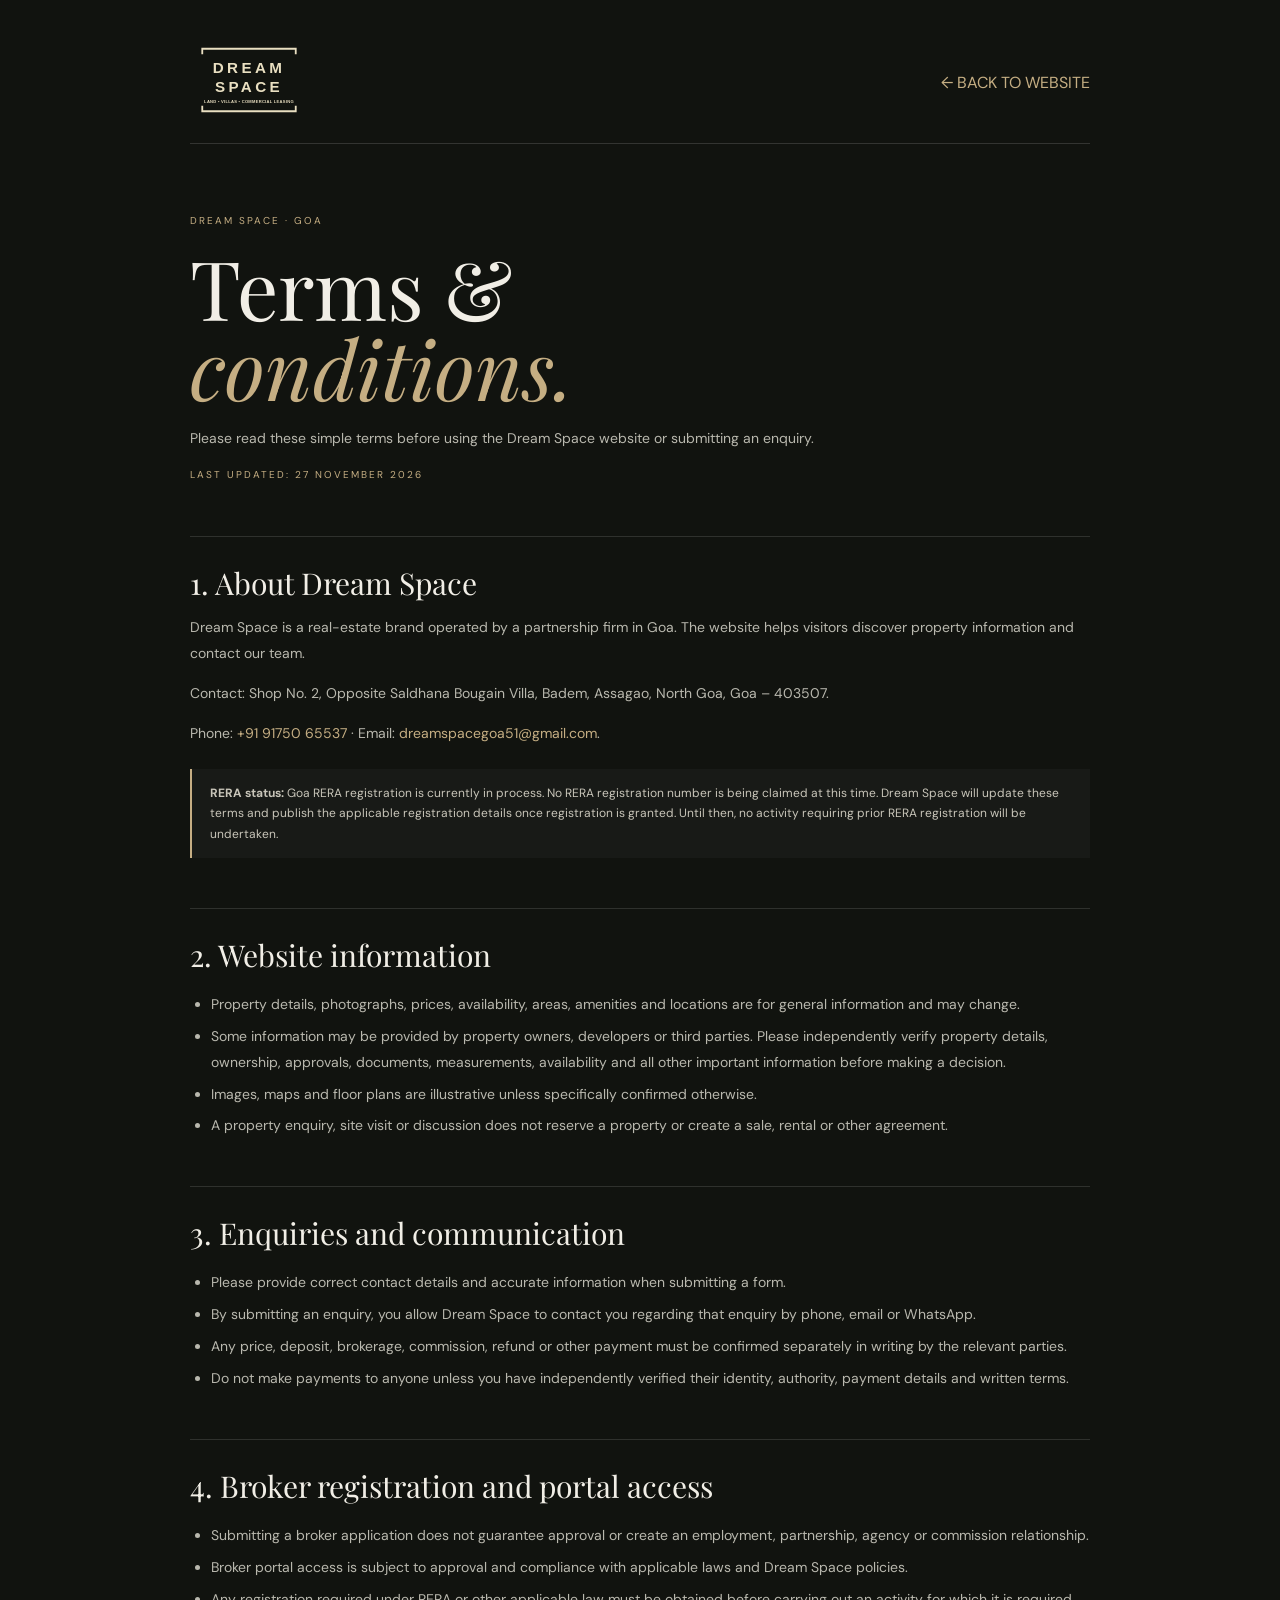
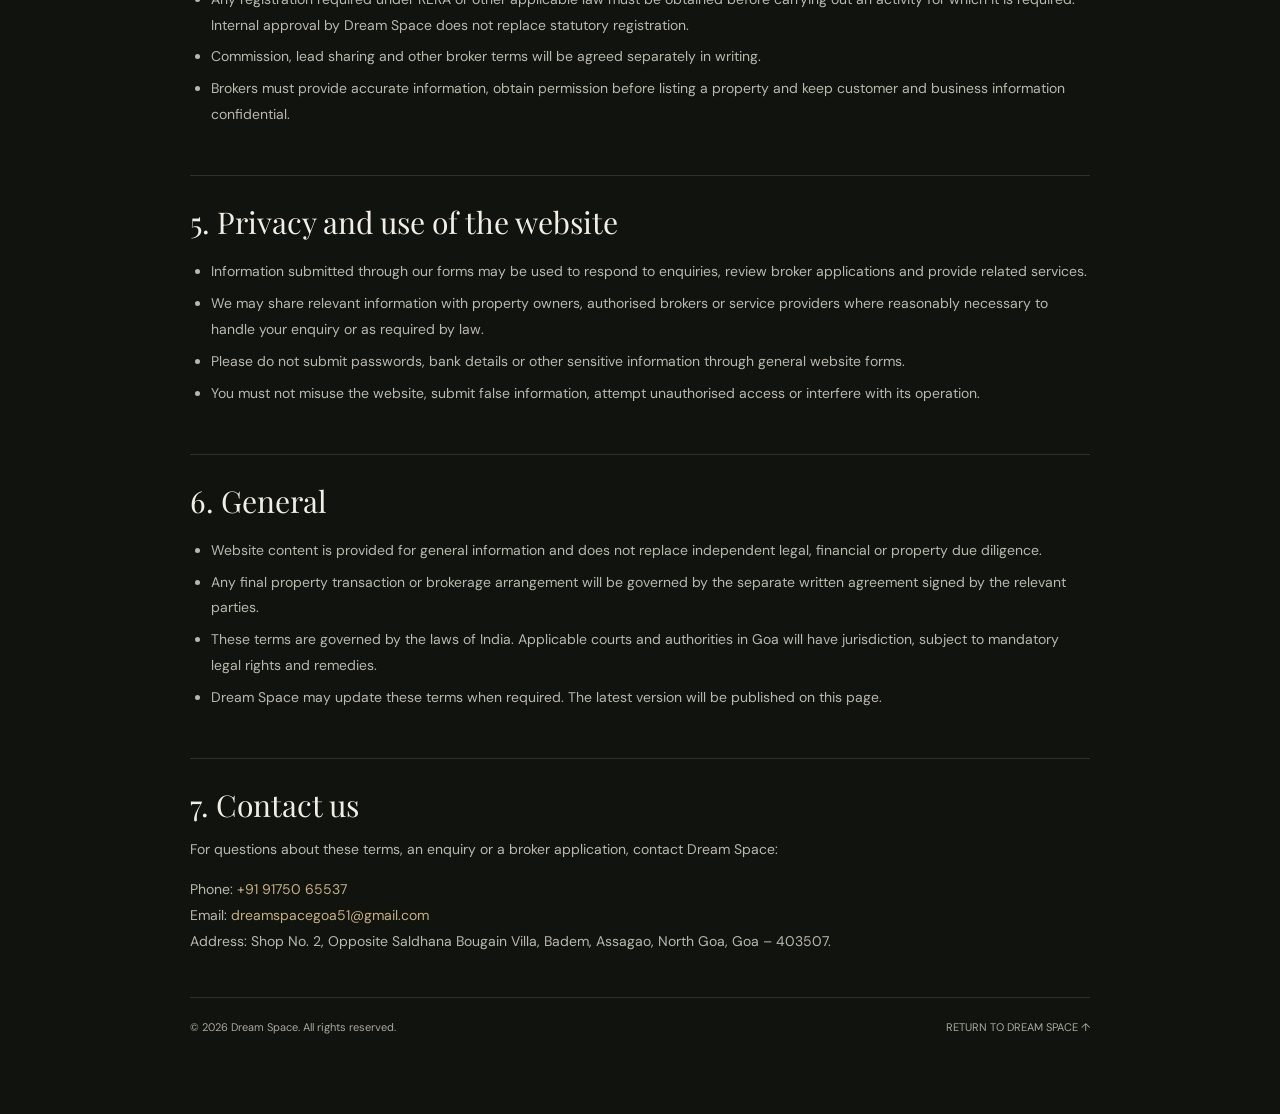
<file: terms.html>
<!doctype html>
<html lang="en">
<head>
<meta charset="utf-8"><meta name="viewport" content="width=device-width,initial-scale=1"><meta name="theme-color" content="#11130f">
<meta name="description" content="Terms and conditions for using the Dream Space Goa website.">
<title>Terms &amp; Conditions | Dream Space</title>
<link rel="preconnect" href="https://fonts.googleapis.com">
<link href="https://fonts.googleapis.com/css2?family=DM+Sans:wght@400;500;600;700&family=Playfair+Display:ital,wght@0,400;0,500;1,400&display=swap" rel="stylesheet">

<link rel="stylesheet" href="styles.css?v=goa-redesign-4">
<style>
body{min-height:100vh;background:#11130f;color:#f1eee6}.terms-wrap{width:min(100% - 40px,900px);margin:auto;padding:34px 0 80px}
.terms-top{display:flex;justify-content:space-between;align-items:center;gap:18px;border-bottom:1px solid #ffffff24;padding:12px 0 24px}.terms-top img{width:118px;height:auto}.terms-top a,.terms-section a{color:#c5ae83;text-decoration:none}
.terms-hero{padding:64px 0 42px}.terms-hero .eyebrow{font-size:10px;letter-spacing:2px;color:#c5ae83}.terms-hero h1{font:clamp(48px,8vw,82px)/.98 'Playfair Display',serif;font-weight:400;margin:18px 0}.terms-hero h1 em{color:#c5ae83}
.terms-hero p,.terms-section p,.terms-section li{color:#b9b8ae;font-size:14px;line-height:1.85}.terms-section{padding:28px 0;border-top:1px solid #ffffff20}.terms-section h2{font:30px/1.2 'Playfair Display',serif;font-weight:400;margin:0 0 14px}.terms-section ul{padding-left:21px}.terms-section li{padding:3px 0}
.terms-note{border-left:2px solid #c5ae83;padding:14px 18px;background:#ffffff08;color:#c8c5b9;font-size:12px;line-height:1.7;margin:22px 0}.terms-bottom{border-top:1px solid #ffffff20;padding-top:22px;display:flex;justify-content:space-between;gap:20px;color:#aaa99e;font-size:11px}
@media(max-width:600px){.terms-wrap{width:min(100% - 30px,900px)}.terms-hero{padding:45px 0 28px}.terms-bottom{flex-direction:column}}
</style><link rel="icon" type="image/svg+xml" href="/assets/favicon.svg?v=20261128"><link rel="apple-touch-icon" href="/assets/favicon.svg"></head>
<body><main class="terms-wrap">
<header class="terms-top"><a href="index.html" aria-label="Dream Space home"><img src="assets/dream-space-logo-beige.svg" alt="Dream Space"></a><a href="index.html">← BACK TO WEBSITE</a></header>
<section class="terms-hero"><span class="eyebrow">DREAM SPACE · GOA</span><h1>Terms &amp;<br><em>conditions.</em></h1><p>Please read these simple terms before using the Dream Space website or submitting an enquiry.</p><p class="eyebrow">LAST UPDATED: 27 NOVEMBER 2026</p></section>

<section class="terms-section"><h2>1. About Dream Space</h2>
<p>Dream Space is a real-estate brand operated by a partnership firm in Goa. The website helps visitors discover property information and contact our team.</p>
<p>Contact: Shop No. 2, Opposite Saldhana Bougain Villa, Badem, Assagao, North Goa, Goa – 403507.</p>
<p>Phone: <a href="tel:+919175065537">+91 91750 65537</a> · Email: <a href="mailto:dreamspacegoa51@gmail.com">dreamspacegoa51@gmail.com</a>.</p>
<div class="terms-note"><strong>RERA status:</strong> Goa RERA registration is currently in process. No RERA registration number is being claimed at this time. Dream Space will update these terms and publish the applicable registration details once registration is granted. Until then, no activity requiring prior RERA registration will be undertaken.</div>
</section>

<section class="terms-section"><h2>2. Website information</h2><ul>
<li>Property details, photographs, prices, availability, areas, amenities and locations are for general information and may change.</li>
<li>Some information may be provided by property owners, developers or third parties. Please independently verify property details, ownership, approvals, documents, measurements, availability and all other important information before making a decision.</li>
<li>Images, maps and floor plans are illustrative unless specifically confirmed otherwise.</li>
<li>A property enquiry, site visit or discussion does not reserve a property or create a sale, rental or other agreement.</li>
</ul></section>

<section class="terms-section"><h2>3. Enquiries and communication</h2><ul>
<li>Please provide correct contact details and accurate information when submitting a form.</li>
<li>By submitting an enquiry, you allow Dream Space to contact you regarding that enquiry by phone, email or WhatsApp.</li>
<li>Any price, deposit, brokerage, commission, refund or other payment must be confirmed separately in writing by the relevant parties.</li>
<li>Do not make payments to anyone unless you have independently verified their identity, authority, payment details and written terms.</li>
</ul></section>

<section class="terms-section"><h2>4. Broker registration and portal access</h2><ul>
<li>Submitting a broker application does not guarantee approval or create an employment, partnership, agency or commission relationship.</li>
<li>Broker portal access is subject to approval and compliance with applicable laws and Dream Space policies.</li>
<li>Any registration required under RERA or other applicable law must be obtained before carrying out an activity for which it is required. Internal approval by Dream Space does not replace statutory registration.</li>
<li>Commission, lead sharing and other broker terms will be agreed separately in writing.</li>
<li>Brokers must provide accurate information, obtain permission before listing a property and keep customer and business information confidential.</li>
</ul></section>

<section class="terms-section"><h2>5. Privacy and use of the website</h2><ul>
<li>Information submitted through our forms may be used to respond to enquiries, review broker applications and provide related services.</li>
<li>We may share relevant information with property owners, authorised brokers or service providers where reasonably necessary to handle your enquiry or as required by law.</li>
<li>Please do not submit passwords, bank details or other sensitive information through general website forms.</li>
<li>You must not misuse the website, submit false information, attempt unauthorised access or interfere with its operation.</li>
</ul></section>

<section class="terms-section"><h2>6. General</h2><ul>
<li>Website content is provided for general information and does not replace independent legal, financial or property due diligence.</li>
<li>Any final property transaction or brokerage arrangement will be governed by the separate written agreement signed by the relevant parties.</li>
<li>These terms are governed by the laws of India. Applicable courts and authorities in Goa will have jurisdiction, subject to mandatory legal rights and remedies.</li>
<li>Dream Space may update these terms when required. The latest version will be published on this page.</li>
</ul></section>

<section class="terms-section"><h2>7. Contact us</h2><p>For questions about these terms, an enquiry or a broker application, contact Dream Space:</p>
<p>Phone: <a href="tel:+919175065537">+91 91750 65537</a><br>Email: <a href="mailto:dreamspacegoa51@gmail.com">dreamspacegoa51@gmail.com</a><br>Address: Shop No. 2, Opposite Saldhana Bougain Villa, Badem, Assagao, North Goa, Goa – 403507.</p></section>

<footer class="terms-bottom"><span>© 2026 Dream Space. All rights reserved.</span><a href="index.html">RETURN TO DREAM SPACE ↑</a></footer>
</main></body></html>
</file>
<file: styles.css>
:root{--bg:#11130f;--panel:#191c17;--ink:#f1eee6;--muted:#a6a69a;--line:rgba(241,238,230,.18);--gold:#c5ae83;--serif:"Playfair Display",Georgia,serif;--sans:"DM Sans",Arial,sans-serif}*{box-sizing:border-box}html{scroll-behavior:smooth;scroll-padding-top:80px}body{margin:0;background:var(--bg);color:var(--ink);font-family:var(--sans);-webkit-font-smoothing:antialiased}body.light{--bg:#f0eee8;--panel:#e7e4dc;--ink:#191a16;--muted:#73746d;--line:rgba(25,26,22,.18);--gold:#987e51}a{color:inherit;text-decoration:none}button{font:inherit;color:inherit}.intro-loader{position:fixed;inset:0;z-index:999;background:#11130f;color:#eeeae1;display:flex;flex-direction:column;align-items:center;justify-content:center;gap:18px;transition:transform 1s cubic-bezier(.77,0,.18,1)}.intro-loader.loaded{transform:translateY(-105%)}.loader-monogram{font:44px var(--serif);letter-spacing:-5px}.loader-monogram span,.brand-icon span{color:var(--gold);font-style:italic}.loader-track{height:1px;width:130px;background:#45463d;overflow:hidden}.loader-track i{display:block;height:100%;width:100%;background:var(--gold);transform:translateX(-100%);animation:load 1.2s ease forwards}.intro-loader>span{font-size:8px;letter-spacing:2.5px;color:#aaa99e}@keyframes load{to{transform:translateX(0)}}.topbar{height:82px;position:fixed;top:0;left:0;width:100%;z-index:1000;padding:0 5.2%;display:flex;align-items:center;justify-content:space-between;border-bottom:1px solid rgba(255,255,255,.22);color:#fff}.brand{display:flex;align-items:center;gap:11px;font-size:8px;line-height:1.25;font-weight:700;letter-spacing:2px}.brand-icon{width:34px;height:34px;border:1px solid currentColor;border-radius:50%;display:grid;place-items:center;font:18px var(--serif);letter-spacing:-3px;padding-right:3px}.main-nav{display:flex;gap:42px;margin-left:8%}.main-nav a,.contact-link,.theme-switch{font-size:9px;letter-spacing:1.4px;text-transform:uppercase}.main-nav a{opacity:.78;transition:opacity .3s}.main-nav a:hover{opacity:1}.top-actions{display:flex;align-items:center;gap:28px}.theme-switch{display:flex;align-items:center;gap:8px;border:0;background:none;cursor:pointer}.theme-switch span{font-size:18px}.theme-switch small{font-size:8px}.contact-link b{color:var(--gold);font-size:17px;margin-left:8px}.nav-toggle{display:none;background:none;border:0}.opening{height:100svh;min-height:690px;max-height:1100px;position:relative;overflow:hidden;background:#343b32;color:#fff}.opening-video-wrap,.opening-image-fallback,.opening-vignette{position:absolute;inset:0}.opening-video{width:100%;height:100%;object-fit:cover;filter:saturate(.78);transform:scale(1.04)}.opening-image-fallback{background:url("https://images.unsplash.com/photo-1500375592092-40eb2168fd21?auto=format&fit=crop&w=2200&q=85") center/cover;z-index:0}.opening-video-wrap{z-index:1}.opening-video-wrap:after{content:"";position:absolute;inset:0;background:rgba(12,16,13,.2)}.opening-vignette{z-index:2;background:linear-gradient(90deg,rgba(8,12,10,.62),rgba(8,12,10,.05) 85%),linear-gradient(0deg,rgba(8,12,10,.5),transparent 55%)}.opening-topline,.opening-bottom{position:absolute;left:5.2%;right:5.2%;z-index:4;display:flex;align-items:center;justify-content:space-between;font-size:8px;letter-spacing:2px;color:rgba(255,255,255,.78)}.opening-topline{top:112px}.opening-topline i,.map-live-dot{display:inline-block;width:6px;height:6px;border-radius:50%;background:#c6b18a;margin-right:9px;box-shadow:0 0 14px #c6b18a}.opening-center{position:absolute;z-index:4;left:13%;top:23%;max-width:780px}.opening-kicker,.eyebrow{font-size:8px;letter-spacing:2.4px;color:var(--gold)}.opening-center h1{font:clamp(76px,11vw,154px)/.91 var(--serif);font-weight:400;letter-spacing:-5px;margin:28px 0}.opening-center h1 em{color:#d2c09b}.opening-center p{font-size:12px;line-height:1.9;color:rgba(255,255,255,.78);margin:30px 0}.enter-goa{display:inline-flex;align-items:center;gap:14px;font-size:8px;letter-spacing:1.9px;margin-top:12px}.enter-icon{width:40px;height:40px;border:1px solid rgba(255,255,255,.7);border-radius:50%;display:grid;place-items:center;font-size:16px;transition:background .3s,color .3s}.enter-goa:hover .enter-icon{background:#fff;color:#111}.opening-bottom{bottom:34px}.opening-index{display:flex;align-items:center;gap:12px}.opening-index i{height:1px;width:40px;background:var(--gold)}.opening-orb{position:absolute;z-index:3;border:1px solid rgba(255,255,255,.16);border-radius:50%;pointer-events:none}.orb-one{width:330px;height:330px;right:9%;top:24%;transform:rotateX(68deg) rotateZ(-20deg);box-shadow:0 0 80px rgba(207,185,142,.08)}.orb-two{width:460px;height:460px;right:5%;top:16%;transform:rotateX(68deg) rotateZ(24deg);border-color:rgba(255,255,255,.09)}.goa-intro{display:grid;grid-template-columns:.9fr 1.1fr;min-height:740px;padding:130px 12.5%;gap:9%;align-items:center}.intro-copy h2,.map-heading h2,.property-feature-copy h2,.contact-section h2{font:clamp(48px,6vw,82px)/1.05 var(--serif);font-weight:400;letter-spacing:-2px;margin:28px 0}.intro-copy h2 em,.map-heading h2 em,.property-feature-copy h2 em,.contact-section h2 em,.story-content h2 em{color:var(--gold);font-weight:400}.intro-copy p,.property-feature-copy p{font-size:11px;line-height:2;color:var(--muted);max-width:350px;margin:28px 0}.under-link,.story-link{display:inline-block;margin-top:16px;padding-bottom:12px;border-bottom:1px solid var(--gold);font-size:8px;letter-spacing:1.6px}.under-link span,.story-link span{color:var(--gold);margin-left:14px;font-size:15px}.intro-visual{height:500px;position:relative;overflow:hidden;background:#3b463b}.intro-visual-image{position:absolute;inset:0;background:url("https://images.unsplash.com/photo-1600607687939-ce8a6c25118c?auto=format&fit=crop&w=1200&q=85") center/cover;transition:transform 1.4s}.intro-visual:hover .intro-visual-image{transform:scale(1.06)}.visual-coordinate{position:absolute;left:22px;bottom:22px;color:#fff;font-size:8px;letter-spacing:1.6px}.visual-stamp{position:absolute;right:22px;top:22px;font:italic 20px/.98 var(--serif);color:#fff;text-align:right;letter-spacing:1px}.map-section{padding:110px 8% 100px;background:#191c17}.map-heading{display:flex;justify-content:space-between;align-items:end;padding:0 4% 55px}.map-heading h2{margin-bottom:0}.map-heading>p{font-size:10px;line-height:1.9;color:var(--muted);margin-bottom:10px}.map-shell{height:650px;position:relative;background:#303b35;overflow:hidden}.map-shell:after{content:"";position:absolute;inset:0;pointer-events:none;box-shadow:inset 0 0 100px rgba(8,10,8,.28)}#goa-map-canvas{position:absolute;inset:0}.map-top-label{position:absolute;z-index:5;top:25px;left:28px;color:#fff;font-size:8px;letter-spacing:1.6px;pointer-events:none}.map-coords{margin-left:18px;color:rgba(255,255,255,.55)}.map-side-controls{position:absolute;z-index:6;right:24px;top:22px;display:flex;gap:8px}.map-side-controls button{border:1px solid rgba(255,255,255,.45);background:rgba(15,18,15,.72);backdrop-filter:blur(8px);padding:11px 14px;color:#fff;font-size:8px;letter-spacing:1px;cursor:pointer}.map-side-controls button span{color:var(--gold);margin-left:8px}.map-location-card{position:absolute;z-index:6;bottom:28px;right:28px;left:auto;width:285px;padding:25px;background:rgba(17,19,15,.88);backdrop-filter:blur(14px);color:#f1eee6}.map-location-card .eyebrow{font-size:7px}.map-location-card h3{font:34px/1.05 var(--serif);font-weight:400;margin:18px 0}.map-location-card h3 em{color:var(--gold)}.map-location-card p{font-size:9px;line-height:1.8;color:#b9b8ad}.map-explore-link{display:inline-block;margin-top:12px;font-size:7px;letter-spacing:1.4px;color:#d2c09b}.map-bottom-note{position:absolute;z-index:5;right:22px;bottom:20px;font-size:7px;letter-spacing:1px;color:#fff;text-shadow:0 1px 4px #000;pointer-events:none}.location-strip{display:flex;gap:12px;flex-wrap:wrap;padding:22px 0 0}.location-chip{border:1px solid rgba(255,255,255,.22);background:transparent;padding:12px 17px;color:#d5d2c8;font-size:8px;letter-spacing:1.2px;cursor:pointer;transition:all .3s}.location-chip span{color:var(--gold);margin-left:10px}.location-chip.active,.location-chip:hover{background:var(--gold);color:#151711;border-color:var(--gold)}.location-chip.active span,.location-chip:hover span{color:#151711}.property-feature{padding:130px 12.5%}.property-feature-head{display:flex;justify-content:space-between;align-items:center;font-size:8px;letter-spacing:1.8px;color:var(--muted);margin-bottom:55px}.property-feature-head .eyebrow{color:var(--gold)}.property-feature-grid{display:grid;grid-template-columns:1.25fr .75fr;gap:8%;align-items:center}.property-film{height:560px;position:relative;overflow:hidden;background:#313a31}.property-video{position:absolute;width:100%;height:100%;object-fit:cover}.film-overlay{position:absolute;inset:0;background:linear-gradient(0deg,rgba(7,9,7,.68),transparent 65%)}.film-label,.film-duration{position:absolute;left:25px;color:#fff;font-size:7px;letter-spacing:1.6px}.film-label{top:25px}.film-duration{bottom:25px}.film-play{position:absolute;right:24px;top:24px;width:44px;height:44px;border-radius:50%;border:1px solid rgba(255,255,255,.65);background:rgba(0,0,0,.2);color:#fff;cursor:pointer;backdrop-filter:blur(5px)}.film-caption{position:absolute;left:26px;bottom:75px;color:#fff;font:clamp(38px,5vw,65px)/.98 var(--serif)}.film-caption em{color:#d3c09b}.property-feature-copy h2{font-size:clamp(44px,5vw,68px)}.property-facts{border-top:1px solid var(--line);border-bottom:1px solid var(--line);padding:18px 0;margin:30px 0;display:flex;flex-direction:column;gap:14px}.property-facts span{font-size:7px;letter-spacing:1.3px;color:var(--muted);display:flex;justify-content:space-between}.property-facts b{font-size:8px;letter-spacing:1px;color:var(--ink);font-weight:500}.story-section{height:760px;min-height:650px;position:relative;overflow:hidden;color:#fff}.story-backdrop{position:absolute;inset:0;background:url("https://images.unsplash.com/photo-1600607687920-4e2a09cf159d?auto=format&fit=crop&w=2000&q=90") center/cover}.story-shade{position:absolute;inset:0;background:linear-gradient(90deg,rgba(8,10,8,.78),rgba(8,10,8,.12))}.story-content{position:absolute;left:15%;top:16%;max-width:650px}.story-content h2{font:clamp(62px,8vw,110px)/.96 var(--serif);font-weight:400;letter-spacing:-3px;margin:42px 0 25px}.story-content p{max-width:320px;font-size:10px;line-height:2;color:rgba(255,255,255,.75)}.story-link{margin-top:25px}.story-side{position:absolute;right:5%;top:45%;writing-mode:vertical-rl;font-size:8px;letter-spacing:2px;color:rgba(255,255,255,.7)}.contact-section{padding:130px 12.5% 110px}.contact-section h2{font-size:clamp(70px,10vw,135px);margin:45px 0}.contact-bottom{display:flex;justify-content:space-between;align-items:end}.contact-bottom p{font-size:10px;line-height:2;color:var(--muted)}.contact-circle{width:135px;height:135px;border:1px solid var(--gold);border-radius:50%;display:flex;flex-direction:column;justify-content:center;align-items:center;gap:12px;text-align:center;font-size:7px;letter-spacing:1.5px;transition:background .3s,color .3s}.contact-circle b{font-size:18px;color:var(--gold);font-weight:400}.contact-circle:hover{background:var(--gold);color:#111}.contact-circle:hover b{color:#111}.footer{min-height:120px;padding:28px 5.2%;border-top:1px solid var(--line);display:flex;align-items:center;justify-content:space-between;gap:18px}.footer>span,.footer>a:not(.brand),.footer small{font-size:7px;letter-spacing:1.2px;color:var(--muted)}.mobile-navigation{display:none}.maplibregl-ctrl-attrib{font-size:9px!important}.maplibregl-popup-content{font-family:var(--sans);background:#171a15;color:#eeeae1;padding:13px 16px;border-radius:0}.maplibregl-popup-close-button{color:#eeeae1;font-size:18px}.maplibregl-popup-tip{border-top-color:#171a15!important}.map-key-note{position:fixed;z-index:100;bottom:15px;left:15px;max-width:340px;background:#252920;color:#eeeae1;padding:12px 15px;font-size:10px;line-height:1.5;opacity:0;pointer-events:none;transition:opacity .3s}.map-key-note.show{opacity:1}
@media(max-width:760px){.topbar{height:70px;padding:0 6%}.main-nav,.contact-link{display:none}.top-actions{gap:18px}.nav-toggle{display:flex;flex-direction:column;gap:5px}.nav-toggle i{width:22px;height:1px;background:#fff}.opening{min-height:720px}.opening-video{object-position:58% center}.opening-topline,.opening-bottom{left:6%;right:6%;font-size:7px;letter-spacing:1px}.opening-topline{top:95px}.opening-topline span:last-child,.opening-bottom>span:last-child{display:none}.opening-center{left:8%;top:28%;right:7%}.opening-center h1{font-size:clamp(72px,17vw,112px);letter-spacing:-3px;margin:24px 0}.opening-center p{font-size:10px}.orb-one{width:200px;height:200px;right:-5%;top:26%}.orb-two{width:280px;height:280px;right:-12%;top:20%}.goa-intro{display:flex;flex-direction:column;align-items:stretch;padding:90px 8%;gap:40px}.intro-copy h2,.map-heading h2{font-size:52px}.intro-visual{height:380px}.map-section{padding:85px 6% 70px}.map-heading{display:block;padding:0 2% 35px}.map-heading>p{margin-top:25px}.map-shell{height:620px}.map-top-label{left:14px;top:16px;font-size:7px}.map-coords{display:none}.map-side-controls{right:12px;top:12px;gap:5px}.map-side-controls button{padding:9px;font-size:7px}.map-location-card{left:12px;bottom:14px;width:min(250px,calc(100% - 24px));padding:18px}.map-location-card h3{font-size:29px;margin:12px 0}.map-bottom-note{right:10px;bottom:10px;font-size:6px}.location-strip{gap:7px}.location-chip{padding:10px 11px;font-size:7px}.property-feature{padding:90px 8%}.property-feature-head{font-size:7px;margin-bottom:32px}.property-feature-grid{display:flex;flex-direction:column;align-items:stretch;gap:35px}.property-film{height:470px}.property-feature-copy h2{font-size:54px}.story-section{height:690px}.story-content{left:8%;right:8%;top:17%}.story-content h2{font-size:clamp(62px,15vw,92px)}.contact-section{padding:90px 8%}.contact-section h2{font-size:clamp(66px,16vw,100px)}.contact-circle{width:112px;height:112px}.footer{padding:28px 8%;display:grid;grid-template-columns:1fr 1fr}.footer>span{grid-column:1/-1;grid-row:2}.footer small{text-align:right}.mobile-navigation{position:fixed;inset:0;z-index:80;background:#11130f;color:#f1eee6;display:flex;flex-direction:column;justify-content:center;padding:12%;gap:25px;transform:translateY(-105%);transition:transform .7s cubic-bezier(.77,0,.18,1)}.mobile-navigation.open{transform:translateY(0)}.mobile-navigation>a{font:clamp(34px,9vw,55px) var(--serif)}.mobile-nav-close{position:absolute;right:8%;top:4%;border:0;background:none;color:#fff;font-size:38px}.map-key-note{left:10px;right:10px;bottom:10px;max-width:none}}
@media(prefers-reduced-motion:reduce){*,*:before,*:after{scroll-behavior:auto!important;animation-duration:.01ms!important;transition-duration:.01ms!important}}

/* Search-friendly introductory property copy */
.search-intro{padding:clamp(4rem,9vw,8rem) 8vw;background:var(--surface, #f1eee6);color:var(--ink, #24231f)}
.search-intro-inner{max-width:900px;margin:0 auto}
.search-intro h2{font-family:'Playfair Display',serif;font-size:clamp(2.2rem,5vw,4.5rem);font-weight:400;line-height:1.08;margin:1.2rem 0}
.search-intro p{max-width:760px;font-size:1rem;line-height:1.9;opacity:.82}


/* Dream Space — Goan character and neighbourhood storytelling */
.goa-world{padding:clamp(5rem,10vw,9rem) 8%;background:#e9e2d3;color:#24271f}
.goa-world-heading{display:flex;justify-content:space-between;align-items:end;gap:3rem;margin:0 4% 3.2rem}
.goa-world-heading h2{font:clamp(3.3rem,6vw,6.3rem)/.98 var(--serif);font-weight:400;letter-spacing:-.04em;margin:1.5rem 0 0}
.goa-world-heading h2 em{color:#98533e}
.goa-world-heading>p{max-width:330px;color:#66685d;font-size:11px;line-height:2;margin-bottom:8px}
.goa-world-grid{display:grid;grid-template-columns:1fr 1fr;gap:14px}
.goa-place-card{min-height:440px;position:relative;display:flex;flex-direction:column;justify-content:space-between;padding:25px 28px;color:#fff;overflow:hidden;background-size:cover;background-position:center;isolation:isolate}
.goa-place-card:before{content:"";position:absolute;inset:0;z-index:-1;background:linear-gradient(180deg,rgba(13,18,14,.12),rgba(13,18,14,.78))}
.goa-place-card:after{content:"";position:absolute;inset:0;z-index:-2;background-size:cover;background-position:center;transition:transform 1.2s cubic-bezier(.2,.7,.2,1)}
.goa-place-card:hover:after{transform:scale(1.055)}
.place-heritage:after{background-image:url("https://images.unsplash.com/photo-1600607687939-ce8a6c25118c?auto=format&fit=crop&w=1400&q=85")}
.place-coast:after{background-image:url("https://images.unsplash.com/photo-1512343879784-a960bf40e7f2?auto=format&fit=crop&w=1400&q=85")}
.place-cliffs:after{background-image:url("https://images.unsplash.com/photo-1500375592092-40eb2168fd21?auto=format&fit=crop&w=1400&q=85")}
.place-river:after{background-image:url("https://images.unsplash.com/photo-1470770841072-f978cf4d019e?auto=format&fit=crop&w=1400&q=85")}
.place-number,.place-discover{font-size:8px;letter-spacing:1.8px}
.goa-place-card h3{font:clamp(2.7rem,5vw,4.7rem)/1 var(--serif);font-weight:400;margin:0 0 10px}
.goa-place-card p{font-size:10px;line-height:1.8;color:rgba(255,255,255,.8);max-width:260px;margin:0 0 18px}
.place-discover{display:inline-block;border-bottom:1px solid #c9b58d;padding-bottom:10px;color:#e4d3ae}
.goa-world-foot{display:flex;justify-content:space-between;margin:24px 4% 0;color:#77796d;font-size:7px;letter-spacing:1.5px}
.goa-manifesto{min-height:680px;position:relative;display:grid;grid-template-columns:1fr 1fr;background:#252c23;color:#f4efe3;overflow:hidden}
.manifesto-image{min-height:600px;background:url("https://images.unsplash.com/photo-1500375592092-40eb2168fd21?auto=format&fit=crop&w=1400&q=85") center/cover}
.manifesto-content{align-self:center;padding:8% 13% 8% 10%}
.manifesto-content h2{font:clamp(3.2rem,5.5vw,5.7rem)/1.02 var(--serif);font-weight:400;letter-spacing:-.04em;margin:2rem 0}
.manifesto-content h2 em{color:#d0b78d}
.manifesto-content p{font-size:11px;line-height:2.1;color:rgba(244,239,227,.72);max-width:390px}
.manifesto-side{position:absolute;right:25px;bottom:30px;writing-mode:vertical-rl;font-size:7px;letter-spacing:2px;color:rgba(255,255,255,.55)}
.intro-photo-caption{position:absolute;left:22px;top:22px;color:#fff;font-size:7px;letter-spacing:1.8px;text-shadow:0 1px 5px #000}
.search-intro{background:#f1eee6;color:#24231f}
@media(max-width:760px){
 .goa-world{padding:80px 6%}
 .goa-world-heading{display:block;margin:0 2% 2rem}
 .goa-world-heading h2{font-size:3.6rem}
 .goa-world-heading>p{margin-top:20px}
 .goa-world-grid{grid-template-columns:1fr;gap:10px}
 .goa-place-card{min-height:390px;padding:20px}
 .goa-world-foot{gap:15px;line-height:1.7}
 .goa-manifesto{grid-template-columns:1fr}
 .manifesto-image{min-height:340px}
 .manifesto-content{padding:65px 8% 75px}
 .manifesto-content h2{font-size:3.7rem}
 .manifesto-side{right:12px;bottom:12px}
}


/* Real Goa visual journal — beach life, churches, heritage lanes and coast */
.goa-life{padding:clamp(76px,9vw,130px) 8%;background:#20271f;color:#f2eee4}
.goa-life-heading{display:flex;justify-content:space-between;align-items:end;gap:36px;margin:0 0 42px}
.goa-life-heading h2{font:clamp(48px,6.5vw,86px)/.98 var(--serif);font-weight:400;letter-spacing:-.045em;margin:20px 0 0}
.goa-life-heading h2 em{color:#d0b58a}
.goa-life-heading>p{max-width:300px;font-size:11px;line-height:1.9;color:#b9b6a9;margin:0 0 7px}
.goa-life-grid{display:grid;grid-template-columns:1.15fr .85fr 1fr;grid-template-rows:260px 260px;gap:12px}
.goa-life-card{position:relative;margin:0;min-width:0;overflow:hidden;background:#3b4337}
.goa-life-card:first-child{grid-row:span 2}
.goa-life-card:nth-child(2){grid-column:span 1}
.goa-life-card img{width:100%;height:100%;object-fit:cover;display:block;transition:transform 1s cubic-bezier(.2,.7,.2,1);filter:saturate(.88)}
.goa-life-card:hover img{transform:scale(1.055)}
.goa-life-card:after{content:"";position:absolute;inset:25% 0 0;background:linear-gradient(transparent,rgba(12,16,12,.84));pointer-events:none}
.goa-life-card figcaption{position:absolute;z-index:1;left:22px;right:18px;bottom:20px;display:flex;flex-direction:column;gap:7px}
.goa-life-card figcaption span{font-size:7px;letter-spacing:1.8px;color:#e1c89c}
.goa-life-card figcaption strong{font:clamp(21px,2.2vw,30px)/1.1 var(--serif);font-weight:400;color:#fff}
.goa-life-card figcaption small{font-size:9px;color:rgba(255,255,255,.8)}
.goa-life-note{margin-top:25px;text-align:right;font-size:7px;letter-spacing:2px;color:#cbb58e}
@media(max-width:760px){.goa-life{padding:75px 6%}.goa-life-heading{display:block;margin-bottom:28px}.goa-life-heading h2{font-size:54px}.goa-life-heading>p{margin-top:18px}.goa-life-grid{grid-template-columns:1fr 1fr;grid-template-rows:310px 220px 220px;gap:9px}.goa-life-card:first-child{grid-column:span 2;grid-row:auto}.goa-life-card:nth-child(2){grid-column:auto}.goa-life-card figcaption{left:12px;bottom:13px;gap:5px}.goa-life-card figcaption strong{font-size:20px}.goa-life-card figcaption small{font-size:8px}.goa-life-note{text-align:left;line-height:1.8}}


/* Sample property cards — sale, rent and lease */
.sample-properties{padding:clamp(76px,9vw,132px) 8%;background:#f0eadc;color:#292a23}
.sample-properties-head{display:flex;justify-content:space-between;align-items:end;gap:35px;margin-bottom:44px}
.sample-properties-head h2{font:clamp(48px,6.5vw,84px)/.98 var(--serif);font-weight:400;letter-spacing:-.045em;margin:20px 0 0}
.sample-properties-head h2 em{color:#9a533e}
.sample-properties-head>p{font-size:11px;line-height:1.9;color:#6e6b5e;margin-bottom:7px}
.sample-properties-head>p span{font-size:9px;color:#9a533e;letter-spacing:1px}
.sample-property-grid{display:grid;grid-template-columns:repeat(3,minmax(0,1fr));gap:18px;align-items:stretch}
.sample-property-card{background:#faf8f1;min-width:0;display:flex;flex-direction:column;box-shadow:0 12px 35px rgba(49,39,24,.07);transition:transform .35s,box-shadow .35s}
.sample-property-card:hover{transform:translateY(-6px);box-shadow:0 20px 42px rgba(49,39,24,.13)}
.sample-property-image{height:260px;position:relative;overflow:hidden;background:#c8c0ad}
.sample-property-image img{width:100%;height:100%;object-fit:cover;display:block;transition:transform .8s}
.sample-property-card:hover .sample-property-image img{transform:scale(1.05)}
.sample-property-type{position:absolute;top:16px;left:16px;background:#f0eadc;color:#292a23;padding:9px 12px;font-size:8px;letter-spacing:1.5px}
.sample-property-number{position:absolute;right:15px;top:18px;color:white;font-size:8px;letter-spacing:1.4px;text-shadow:0 1px 5px #000}
.sample-property-info{padding:23px 22px 24px;display:flex;flex-direction:column;flex:1}
.sample-property-location{font-size:8px;letter-spacing:1.6px;color:#9a533e}
.sample-property-info h3{font:30px/1.1 var(--serif);font-weight:400;margin:12px 0;color:#292a23}
.sample-property-info p{font-size:10px;line-height:1.85;color:#706f65;min-height:57px;margin:0 0 18px}
.sample-property-meta{display:flex;flex-wrap:wrap;gap:7px;margin-bottom:20px}
.sample-property-meta span{border:1px solid #d9d1c1;padding:7px 8px;font-size:7px;letter-spacing:.8px;color:#5d5d53}
.sample-property-price{border-top:1px solid #ded7c9;padding-top:16px;margin-top:auto;display:flex;flex-direction:column;gap:5px}
.sample-property-price strong{font:27px/1.1 var(--serif);font-weight:400;color:#292a23}
.sample-property-price strong small{font:10px var(--sans);color:#77766c}
.sample-property-price>span{font-size:7px;letter-spacing:1.3px;color:#9a533e}
.sample-property-link{display:flex;justify-content:space-between;align-items:center;margin-top:19px;padding-top:14px;border-top:1px solid #ded7c9;font-size:7px;letter-spacing:1.2px;color:#36372f}
.sample-property-link b{font-size:15px;color:#9a533e;font-weight:400}
.sample-properties-note{margin-top:24px;text-align:right;font-size:7px;line-height:1.7;letter-spacing:1.2px;color:#8b8576}
@media(max-width:900px){.sample-property-grid{grid-template-columns:1fr 1fr}.sample-property-card:last-child{grid-column:span 2}.sample-property-card:last-child .sample-property-image{height:300px}}
@media(max-width:600px){.sample-properties{padding:75px 6%}.sample-properties-head{display:block;margin-bottom:28px}.sample-properties-head h2{font-size:55px}.sample-properties-head>p{margin-top:20px}.sample-property-grid{grid-template-columns:1fr;gap:15px}.sample-property-card:last-child{grid-column:auto}.sample-property-image{height:245px}.sample-property-card:last-child .sample-property-image{height:245px}.sample-property-info{padding:21px}.sample-property-info p{min-height:0}.sample-properties-note{text-align:left}}


/* Dream Space 2.0 — compact property-first homepage */
.hero-property-slideshow{position:absolute;inset:0;z-index:1;overflow:hidden;background:#252c23}
.hero-property-slide{position:absolute;inset:0;width:100%;height:100%;object-fit:cover;opacity:0;transform:scale(1.045);transition:opacity 1.3s ease,transform 6s ease;filter:saturate(.82)}
.hero-property-slide.active{opacity:1;transform:scale(1)}
.opening-vignette{z-index:2;background:linear-gradient(90deg,rgba(8,12,10,.68),rgba(8,12,10,.12) 88%),linear-gradient(0deg,rgba(8,12,10,.48),transparent 55%)}
.map-section{padding-top:clamp(70px,8vw,112px);padding-bottom:clamp(65px,7vw,95px)}
.sample-properties{padding-top:clamp(65px,7vw,100px);padding-bottom:clamp(65px,7vw,100px)}
.goa-world{padding-top:clamp(65px,7vw,100px);padding-bottom:clamp(65px,7vw,100px)}
.contact-section{padding-top:clamp(65px,7vw,100px);padding-bottom:clamp(65px,7vw,95px)}
.broker-register{display:flex;align-items:center;justify-content:space-between;gap:24px;padding:28px 8%;background:#20271f;color:#f2eee4;border-top:1px solid rgba(255,255,255,.1)}
.broker-register .eyebrow{font-size:7px}
.broker-register h2{font:clamp(25px,3vw,38px)/1.05 var(--serif);font-weight:400;margin:10px 0 0}
.broker-register h2 em{color:#d0b58a}
.broker-register>a{display:inline-flex;align-items:center;gap:18px;border:1px solid rgba(208,181,138,.65);padding:14px 18px;color:#e5d2ac;font-size:8px;letter-spacing:1.4px;white-space:nowrap}
.broker-register>a b{font-size:15px;font-weight:400}
.footer{min-height:90px;padding-top:20px;padding-bottom:20px}
@media(max-width:760px){.opening{min-height:680px}.broker-register{padding:28px 8%;align-items:flex-start;flex-direction:column;gap:18px}.broker-register>a{padding:12px 15px}.footer{min-height:90px}}


/* Dream Space — live public inventory and broker application */
.property-filters{display:grid;grid-template-columns:1fr 1fr 1fr auto;gap:10px;margin:0 0 28px}
.property-filters input,.property-filters select,.public-enquiry-form input,.public-enquiry-form select,.public-enquiry-form textarea,.broker-register input{min-width:0;padding:13px 14px;border:1px solid #d8d0bf;background:#faf8f1;color:#292a23;font:11px var(--sans)}
#propertyGrid{display:grid;grid-template-columns:repeat(3,minmax(0,1fr));gap:18px}
#propertyGrid .property-card{background:#faf8f1;display:flex;flex-direction:column;color:#292a23;box-shadow:0 12px 35px rgba(49,39,24,.07);min-width:0}
#propertyGrid .property-card img{width:100%;height:260px;object-fit:cover}
#propertyGrid .property-info{padding:22px;display:flex;flex-direction:column;gap:9px}
#propertyGrid .property-info small{font-size:8px;letter-spacing:1.4px;color:#9a533e;text-transform:uppercase}
#propertyGrid .property-info h3{font:28px/1.1 var(--serif);font-weight:400;margin:2px 0}
#propertyGrid .property-info p{font-size:10px;line-height:1.7;color:#706f65}
.property-empty{padding:25px;color:#706f65;grid-column:1/-1}
.public-enquiry-form{display:grid;grid-template-columns:1fr 1fr;gap:10px;width:min(460px,100%)}
.public-enquiry-form textarea,.public-enquiry-form button,.public-enquiry-form p{grid-column:1/-1}
.public-enquiry-form textarea{min-height:90px;resize:vertical}
.public-enquiry-form button{padding:14px;background:#cdb58c;border:0;color:#25271f;font-size:8px;letter-spacing:1.5px}
.contact-bottom{align-items:flex-start;gap:24px}
.broker-register{display:grid;grid-template-columns:.8fr 1.2fr;gap:40px;padding:36px 8%;background:#20271f;color:#f2eee4;border-top:1px solid #ffffff18}
.broker-register h2{font:clamp(28px,3.5vw,42px)/1.1 var(--serif);font-weight:400;margin:12px 0}
.broker-register h2 em{color:#d0b58a}
.broker-register>div>p{font-size:10px;line-height:1.8;color:#c5c0b2;max-width:320px}
.broker-register form{display:grid;grid-template-columns:1fr 1fr;gap:9px;align-content:center}
.broker-register form button{grid-column:1/-1;justify-self:start;padding:13px 17px;background:#cdb58c;border:0;color:#25271f;font-size:8px;letter-spacing:1.3px}
.broker-register form p{grid-column:1/-1;font-size:10px;color:#e4d0aa;min-height:14px}
.login-dialog{width:min(420px,calc(100% - 30px));border:1px solid #d0b58a;background:#f1eee6;color:#25271f;padding:34px;box-shadow:0 25px 90px #0007}
.login-dialog::backdrop{background:#080c0acc}
.login-dialog h2{font:36px var(--serif);font-weight:400;margin:12px 0 25px}
.login-dialog .dialog-close{position:absolute;right:12px;top:12px}
.login-dialog .dialog-close button{border:0;background:none;font-size:25px}
.login-choices{display:flex;gap:10px}
.login-choices button,.login-dialog #loginForm button{padding:13px 16px;background:#252c23;color:#f2eee4;border:0;font-size:9px;letter-spacing:1px}
.login-dialog #loginForm{display:grid;gap:10px}
.login-dialog #loginForm input{padding:13px;border:1px solid #d5cdbd;background:#fff}
.login-dialog #loginMessage{font-size:11px;line-height:1.6}
.top-actions #adminOpen{background:none;border:0;color:inherit;font-size:8px;letter-spacing:1.2px;cursor:pointer}
@media(max-width:760px){.property-filters{grid-template-columns:1fr 1fr}#propertyGrid{grid-template-columns:1fr}.broker-register{grid-template-columns:1fr;gap:18px}.broker-register form{grid-template-columns:1fr}.broker-register form button,.broker-register form p{grid-column:auto}.public-enquiry-form{grid-template-columns:1fr}.public-enquiry-form>*{grid-column:1}.contact-bottom{flex-direction:column}.login-choices{flex-direction:column}}


/* About, contact and developer details */
.about-dreamspace{display:grid;grid-template-columns:1fr 1fr;gap:8%;align-items:center;padding:clamp(65px,8vw,110px) 8%;background:#20271f;color:#f2eee4}
.about-dreamspace h2{font:clamp(42px,6vw,76px)/.98 var(--serif);font-weight:400;margin:22px 0 0;letter-spacing:-2px}
.about-dreamspace h2 em{color:#d0b58a}
.about-dreamspace-copy p{font-size:12px;line-height:2;color:#d1cec3;max-width:520px}
.about-dreamspace-copy>a{display:inline-block;margin-top:20px;color:#d0b58a;font-size:8px;letter-spacing:1.5px}
.footer-expanded{display:block;padding:38px 7% 20px;background:#171d17;color:#eeeae1;border-top:1px solid #ffffff18}
.footer-main{display:grid;grid-template-columns:1.4fr .6fr;gap:50px;padding-bottom:28px}
.footer-brand-block>p,.footer-address{font-size:10px;line-height:1.8;color:#b9b9aa}
.footer-actions{display:flex;flex-wrap:wrap;gap:12px 22px;margin:18px 0}
.footer-actions a,.footer-links a,.footer-links button{font-size:8px;letter-spacing:1.2px;color:#d5c5a6;text-decoration:none}
.footer-address{max-width:440px}
.footer-links{display:flex;flex-direction:column;align-items:flex-start;gap:14px}
.footer-links button{border:0;background:none;padding:0;cursor:pointer}
.footer-credit{display:flex;flex-wrap:wrap;gap:12px 25px;padding:18px 0;border-top:1px solid #ffffff18;border-bottom:1px solid #ffffff18;font-size:9px;color:#b9b9aa}
.footer-credit strong{color:#eeeae1}
.footer-credit a{color:#d5c5a6;text-decoration:none}
.footer-bottom{display:flex;justify-content:space-between;gap:20px;padding-top:17px}
.footer-bottom small,.footer-bottom a{font-size:8px;letter-spacing:1px;color:#a9aa9d;text-decoration:none}
.header-icon-link{font-size:8px;letter-spacing:1px;color:inherit;text-decoration:none;white-space:nowrap}
.top-actions{gap:clamp(8px,1.5vw,20px)}
@media(max-width:760px){.about-dreamspace{grid-template-columns:1fr;gap:20px}.footer-main{grid-template-columns:1fr;gap:28px}.footer-credit{flex-direction:column;gap:9px}.footer-bottom{align-items:flex-start}.top-actions .header-icon-link{display:none}}

/* Use the original Dream Space framed wordmark in the new identity */
.brand{display:inline-flex;align-items:center}
.brand img{display:block;width:clamp(112px,12vw,154px);height:auto;max-height:58px;object-fit:contain}
.footer-expanded .brand img{width:150px;max-height:82px}
@media(max-width:760px){.brand img{width:112px;max-height:46px}.footer-expanded .brand img{width:132px}}

/* Premium header actions and compact homepage conversion */
.header-action-icon{width:34px;height:34px;border:1px solid rgba(255,255,255,.58);border-radius:50%;display:grid;place-items:center;background:rgba(12,15,12,.18);color:inherit;cursor:pointer;padding:8px;transition:.25s}
.header-action-icon svg,.next-step-icon svg{width:100%;height:100%;fill:none;stroke:currentColor;stroke-width:1.5;stroke-linecap:round;stroke-linejoin:round}
.header-action-icon:hover{background:var(--gold);color:#111;border-color:var(--gold)}
.next-step-section{padding:clamp(75px,9vw,125px) 12.5%;background:var(--panel);color:var(--ink)}
.next-step-section h2{font:clamp(52px,7vw,94px)/.98 var(--serif);font-weight:400;letter-spacing:-3px;margin:28px 0}
.next-step-section h2 em{color:var(--gold)}
.next-step-section>p{font-size:12px;color:var(--muted);line-height:1.8}
.next-step-actions{display:grid;grid-template-columns:1fr 1fr;gap:14px;margin-top:42px}
.next-step-card{display:flex;align-items:center;gap:22px;padding:26px;border:1px solid var(--line);transition:background .25s,border-color .25s}
.next-step-card:hover{background:var(--bg);border-color:var(--gold)}
.next-step-icon{width:46px;height:46px;flex:none;color:var(--gold)}
.next-step-card span:last-child{display:grid;gap:9px}
.next-step-card small{font-size:8px;letter-spacing:1.5px;color:var(--muted)}
.next-step-card b{font:26px var(--serif);font-weight:400}
.next-step-card i{font-style:normal;font-size:10px;color:var(--gold)}
body.light .topbar{color:#fff}
body.light .map-section{background:#e8e5dc;color:#20221c}
body.light .map-heading>p,body.light .map-heading .eyebrow{color:#66685f}
body.light .map-shell{background:#d9ddd4}
body.light .map-location-card{background:rgba(246,244,236,.94);color:#20221c}
body.light .map-location-card p{color:#67695f}
body.light .location-chip{color:#33372f;border-color:#77796e}
body.light .location-chip.active,body.light .location-chip:hover{background:#9a8054;color:#fff}
body.light .sample-properties{background:#f0eee8;color:#24251f}
body.light .property-filters input,body.light .property-filters select{background:#fff;color:#24251f}
body.light .goa-world{background:#f0eee8;color:#24251f}
body.light .about-dreamspace{background:#e6e3d9;color:#24251f}
body.light .next-step-section{background:#e8e5dc;color:#24251f}
body.light .broker-register{background:#e4e1d7;color:#24251f}
body.light .broker-register>div>p{color:#66685f}
body.light .footer{background:#e8e5dc;color:#24251f}
body.light .mobile-navigation{background:#f0eee8;color:#24251f}
body.light .mobile-navigation a,body.light .mobile-navigation button{color:#24251f}
@media(max-width:760px){.top-actions{gap:9px}.header-action-icon{width:31px;height:31px}.next-step-section{padding:75px 8%}.next-step-actions{grid-template-columns:1fr}.next-step-card{padding:20px}.next-step-card b{font-size:23px}}

/* Contrast and persistent navigation refinement */
.topbar{position:fixed;top:0;left:0;right:0;width:100%;background:rgba(17,19,15,.78);color:#fff!important;backdrop-filter:blur(16px);-webkit-backdrop-filter:blur(16px);border-bottom:1px solid rgba(255,255,255,.2);transition:background .25s,border-color .25s}
.topbar .brand,.topbar .main-nav a,.topbar .theme-switch,.topbar .contact-link,.topbar .header-action-icon{color:#fff!important}
.topbar .nav-toggle i{background:#fff}
body.light .topbar{background:rgba(17,19,15,.88);color:#fff!important}
body.light .topbar .brand,body.light .topbar .main-nav a,body.light .topbar .theme-switch,body.light .topbar .contact-link,body.light .topbar .header-action-icon{color:#fff!important}
body.light .topbar .header-action-icon{border-color:rgba(255,255,255,.58)}
body.light .topbar .theme-switch{color:#fff!important}
body.light .footer-expanded{background:#e8e5dc;color:#24251f;border-top:1px solid #c9c3b5}
body.light .footer-expanded .footer-brand-block .brand{color:#172019}
body.light .footer-expanded .footer-brand-block p,body.light .footer-expanded .footer-address{color:#55584f}
body.light .footer-expanded .footer-links a,body.light .footer-expanded .footer-links button{color:#383b33}
body.light .footer-expanded .footer-links .eyebrow{color:#8b7048}
body.light .footer-expanded .footer-actions a,body.light .footer-expanded .footer-credit a,body.light .footer-expanded .footer-credit span,body.light .footer-expanded .footer-bottom small,body.light .footer-expanded .footer-bottom>a{color:#5b5c53}
body.light .footer-expanded .footer-credit strong{color:#292c24}
body.light .footer-expanded .footer-brand-block .brand img{filter:none}
body.light .next-step-section{background:#e8e5dc;color:#24251f}
body.light .next-step-section>p{color:#56584f}
body.light .next-step-card{border-color:#c8c2b5;color:#24251f}
body.light .next-step-card b{color:#172019}
body.light .next-step-card small{color:#65665e}
body.light .next-step-card i{color:#8a7049}
body.light .next-step-icon{color:#92764a}
body.light .goa-world{color:#24251f}
body.light .goa-world-heading>p{color:#55584f}
body.light .goa-world-foot{color:#55584f}
body.light .about-dreamspace{color:#24251f}
body.light .about-dreamspace-copy p{color:#55584f}
body.light .about-dreamspace-copy a{color:#8b7048}
body.light .sample-properties{color:#24251f}
body.light .sample-properties-head>p{color:#55584f}
body.light .property-empty{color:#55584f}
body.light .map-heading>p{color:#5a5c54}
body.light .location-chip{color:#383b33;border-color:#77796e}
body.light .location-chip.active,body.light .location-chip:hover{color:#fff}
@media(max-width:760px){
 .topbar{height:70px;background:rgba(17,19,15,.9)}
 .footer-expanded{grid-template-columns:1fr}
 .footer-main{grid-template-columns:1fr;gap:35px}
 .footer-links{display:grid;grid-template-columns:1fr 1fr;gap:13px}
 .footer-links .eyebrow{grid-column:1/-1}
 .footer-credit{flex-wrap:wrap;gap:12px}
 .footer-address{max-width:100%;line-height:1.8}
}

/* Footer logo variants: use a high-contrast original mark in each theme */
.footer-brand-block .brand{display:inline-flex;align-items:center}
.footer-brand-block .brand img{width:132px;height:auto;display:block}
.footer-brand-block .footer-logo-dark{display:none}
body:not(.light) .footer-brand-block .footer-logo-light{display:none}
body:not(.light) .footer-brand-block .footer-logo-dark{display:block}
body.light .footer-brand-block .footer-logo-light{display:block}
body.light .footer-brand-block .footer-logo-dark{display:none}
/* MapLibre map: stable raster map at a readable top-down angle */
#goa-map-canvas{background:#e5e2d8;min-height:100%;isolation:isolate}
#goa-map-canvas .maplibregl-canvas{outline:0}
#goa-map-canvas .maplibregl-ctrl-group{border-radius:2px;box-shadow:0 2px 12px rgba(0,0,0,.18)}
#goa-map-canvas .maplibregl-ctrl-group button{width:34px;height:34px}
.map-marker{z-index:2}
.map-marker b{font-weight:600}
body.light .map-location-card{box-shadow:0 8px 30px rgba(0,0,0,.14)}
@media(max-width:760px){.footer-brand-block .brand img{width:120px}#goa-map-canvas .maplibregl-ctrl-bottom-right{right:5px;bottom:150px}}

/* Leaflet map rendering and custom premium location pins */
#goa-map-canvas{background:#d9ddd4;position:absolute;inset:0;min-height:300px;z-index:1}
#goa-map-canvas .leaflet-container{width:100%;height:100%;background:#e5e2d8;font-family:"DM Sans",Arial,sans-serif}
#goa-map-canvas .leaflet-tile{filter:saturate(.78) contrast(.96)}
#goa-map-canvas .leaflet-control-zoom{border:0!important;box-shadow:0 3px 15px #0002!important}
#goa-map-canvas .leaflet-control-zoom a{width:34px!important;height:34px!important;line-height:34px!important;background:#172019!important;color:#f1eee6!important;border:1px solid #ffffff35!important}
#goa-map-canvas .leaflet-control-attribution{font-size:9px;background:rgba(255,255,255,.82)}
.dream-map-pin-wrap{background:none;border:0}
.dream-map-pin{display:flex;align-items:center;justify-content:center;gap:7px;white-space:nowrap;padding:8px 11px;background:#172019;border:1px solid #c5ae83;color:#fff;font:600 10px "DM Sans",Arial,sans-serif;letter-spacing:.5px;box-shadow:0 4px 16px #0004;border-radius:2px}
.dream-map-pin i{width:7px;height:7px;display:block;border-radius:50%;background:#d1b27d;box-shadow:0 0 8px #d1b27d}
.leaflet-marker-icon{z-index:500!important}
.map-shell:after{z-index:2;pointer-events:none}
.map-top-label,.map-side-controls,.map-location-card,.map-bottom-note{z-index:650}
@media(max-width:760px){#goa-map-canvas{min-height:430px}.map-shell{height:520px}.map-location-card{width:min(250px,calc(100% - 32px));left:16px;bottom:16px;padding:17px}.map-side-controls{right:12px;top:12px}}

/* Original Dream Space wordmark on the opening loader */
.intro-loader .loader-logo{display:block;width:clamp(118px,14vw,160px);height:auto;max-height:130px;object-fit:contain}
.intro-loader .loader-track{margin-top:8px}
@media(max-width:600px){.intro-loader .loader-logo{width:132px}}

/* Compact legal links and required terms consent */
.footer-legal{display:flex;align-items:center;gap:clamp(18px,3vw,38px)}
.footer-terms-link{display:inline-flex;align-items:center;gap:8px;color:inherit;text-decoration:none;font-size:9px;letter-spacing:1.15px;transition:color .2s}
.footer-terms-link svg{width:17px;height:17px;fill:none;stroke:currentColor;stroke-width:1.5;stroke-linecap:round;stroke-linejoin:round;flex:none}
.footer-terms-link:hover{color:var(--gold,#b99d6c)}
.terms-consent{display:flex;align-items:flex-start;gap:10px;margin:14px 0 18px;color:#b9b8ae;font-size:12px;line-height:1.6}
.terms-consent input{width:15px;height:15px;min-width:15px;margin:2px 0 0;accent-color:#c5ae83}
.terms-consent a{color:#c5ae83;text-underline-offset:3px}
@media(max-width:600px){.footer-legal{gap:14px;flex-wrap:wrap}.footer-terms-link{font-size:8px}.footer-bottom{gap:14px;align-items:flex-start}}


/* Mobile navigation: keep the off-canvas menu fully hidden until opened.
   Reset the account action so iOS does not render it as a white native button. */
@media(max-width:760px){
  .mobile-navigation{
    visibility:hidden;
    pointer-events:none;
    transition:transform .7s cubic-bezier(.77,0,.18,1),visibility 0s linear .7s;
  }
  .mobile-navigation.open{
    visibility:visible;
    pointer-events:auto;
    transition:transform .7s cubic-bezier(.77,0,.18,1),visibility 0s;
  }
  .mobile-navigation #mobileAccountLogin{
    appearance:none;
    -webkit-appearance:none;
    display:inline-flex;
    align-self:flex-start;
    width:auto;
    margin:0;
    padding:0;
    border:0;
    border-radius:0;
    background:transparent;
    box-shadow:none;
    color:inherit;
    font:inherit;
    text-align:left;
    letter-spacing:inherit;
    text-transform:none;
  }
}


/* Hard-hide the mobile drawer while closed. This prevents its login control
   from peeking into the fixed header on iOS Safari's dynamic viewport. */
@media(max-width:760px){
  .mobile-navigation{display:none!important;visibility:hidden!important;pointer-events:none!important;transform:translateY(-100%)!important}
  .mobile-navigation.open{display:flex!important;visibility:visible!important;pointer-events:auto!important;transform:translateY(0)!important}
}


/* Remove the hero explore CTA and scroll prompt across desktop and mobile. */
.opening-center .enter-goa,
.opening-bottom>span:first-child{display:none!important}


/* Mobile menu refinement: opaque full-screen drawer, compact type and
   independent scrolling without moving the page underneath it. */
@media(max-width:760px){
  body.menu-open{overflow:hidden!important;height:100%;touch-action:none}
  .mobile-navigation{
    position:fixed!important;
    inset:0!important;
    width:100vw!important;
    height:100vh!important;
    height:100dvh!important;
    min-height:100dvh!important;
    z-index:10000!important;
    display:flex!important;
    flex-direction:column!important;
    justify-content:flex-start!important;
    align-items:stretch!important;
    gap:clamp(13px,2.1vh,20px)!important;
    padding:clamp(76px,11vh,100px) 9% 34px!important;
    overflow-y:auto!important;
    overscroll-behavior:contain!important;
    -webkit-overflow-scrolling:touch;
    background:#11130f!important;
    opacity:1!important;
    isolation:isolate;
    transform:translateY(-105%)!important;
    transition:transform .45s ease!important;
  }
  .mobile-navigation.open{
    display:flex!important;
    visibility:visible!important;
    pointer-events:auto!important;
    transform:translateY(0)!important;
  }
  .mobile-navigation>a{
    display:block;
    flex:0 0 auto;
    font:clamp(25px,6.2vw,34px)/1.12 var(--serif)!important;
    letter-spacing:-.6px;
    white-space:normal;
  }
  .mobile-navigation .mobile-nav-close{
    position:fixed!important;
    top:18px!important;
    right:7%!important;
    z-index:2;
    font-size:32px!important;
    line-height:1;
  }
  .mobile-navigation #mobileAccountLogin{
    flex:0 0 auto;
    align-self:flex-start;
    margin-top:5px;
    padding:10px 0!important;
    border:0!important;
    background:transparent!important;
    color:inherit!important;
    font:500 16px/1.3 var(--sans)!important;
    text-align:left;
  }
}


/* Final mobile drawer layer: place above every site/map stacking context. */
@media(max-width:760px){
  body.menu-open{overflow:hidden!important;position:fixed!important;width:100%!important;inset:0!important}
  body.menu-open .mobile-navigation{
    position:fixed!important;
    inset:0!important;
    z-index:2147483647!important;
    width:100vw!important;
    height:100vh!important;
    height:100dvh!important;
    background:#11130f!important;
    color:#f1eee6!important;
    opacity:1!important;
    overflow-x:hidden!important;
    overflow-y:auto!important;
    padding:86px 9% 34px!important;
    gap:16px!important;
    transform:none!important;
    visibility:visible!important;
  }
  body.menu-open .mobile-navigation>a{
    position:relative!important;
    z-index:1!important;
    font:clamp(24px,6vw,32px)/1.1 var(--serif)!important;
    margin:0!important;
  }
  body.menu-open .mobile-navigation .mobile-nav-close{
    position:fixed!important;
    top:18px!important;
    right:7%!important;
    z-index:2147483647!important;
    color:#f1eee6!important;
  }
  body.menu-open .mobile-navigation #mobileAccountLogin{
    font:500 15px/1.3 var(--sans)!important;
    color:#f1eee6!important;
    margin-top:4px!important;
  }
}


/* Clean mobile header: logo, theme, login, call and WhatsApp only. */
@media(max-width:760px){
  .topbar{padding:0 5%;height:68px}
  .topbar .main-nav,.topbar .contact-link,.topbar .nav-toggle{display:none!important}
  .topbar .top-actions{display:flex;align-items:center;gap:clamp(8px,2.2vw,14px);margin-left:auto}
  .topbar .brand img{width:clamp(92px,25vw,118px);height:auto;display:block}
  .topbar .theme-switch{gap:4px;padding:4px 0;white-space:nowrap}
  .topbar .theme-switch span{font-size:19px}
  .topbar .theme-switch small{font-size:7px;letter-spacing:.8px}
  .topbar .header-action-icon{width:32px;height:32px;min-width:32px;display:grid;place-items:center}
  .topbar .header-action-icon svg{width:15px;height:15px}
}


/* Property card share action */
#propertyGrid .property-card{position:relative;overflow:hidden}
#propertyGrid .property-card-link{display:flex;flex-direction:column;flex:1;color:#292a23;min-width:0}
#propertyGrid .property-card-link img{width:100%;height:260px;object-fit:cover;display:block}
#propertyGrid .property-share-button{
  align-self:flex-start;margin:0 22px 20px;padding:9px 13px;
  border:1px solid #b49a61;border-radius:3px;background:transparent;
  color:#174d40;font:600 10px var(--sans);letter-spacing:.7px;cursor:pointer;
}
#propertyGrid .property-share-button:hover{background:#174d40;color:#fff}
@media(max-width:600px){#propertyGrid .property-share-button{margin:0 21px 18px}}
</file>
